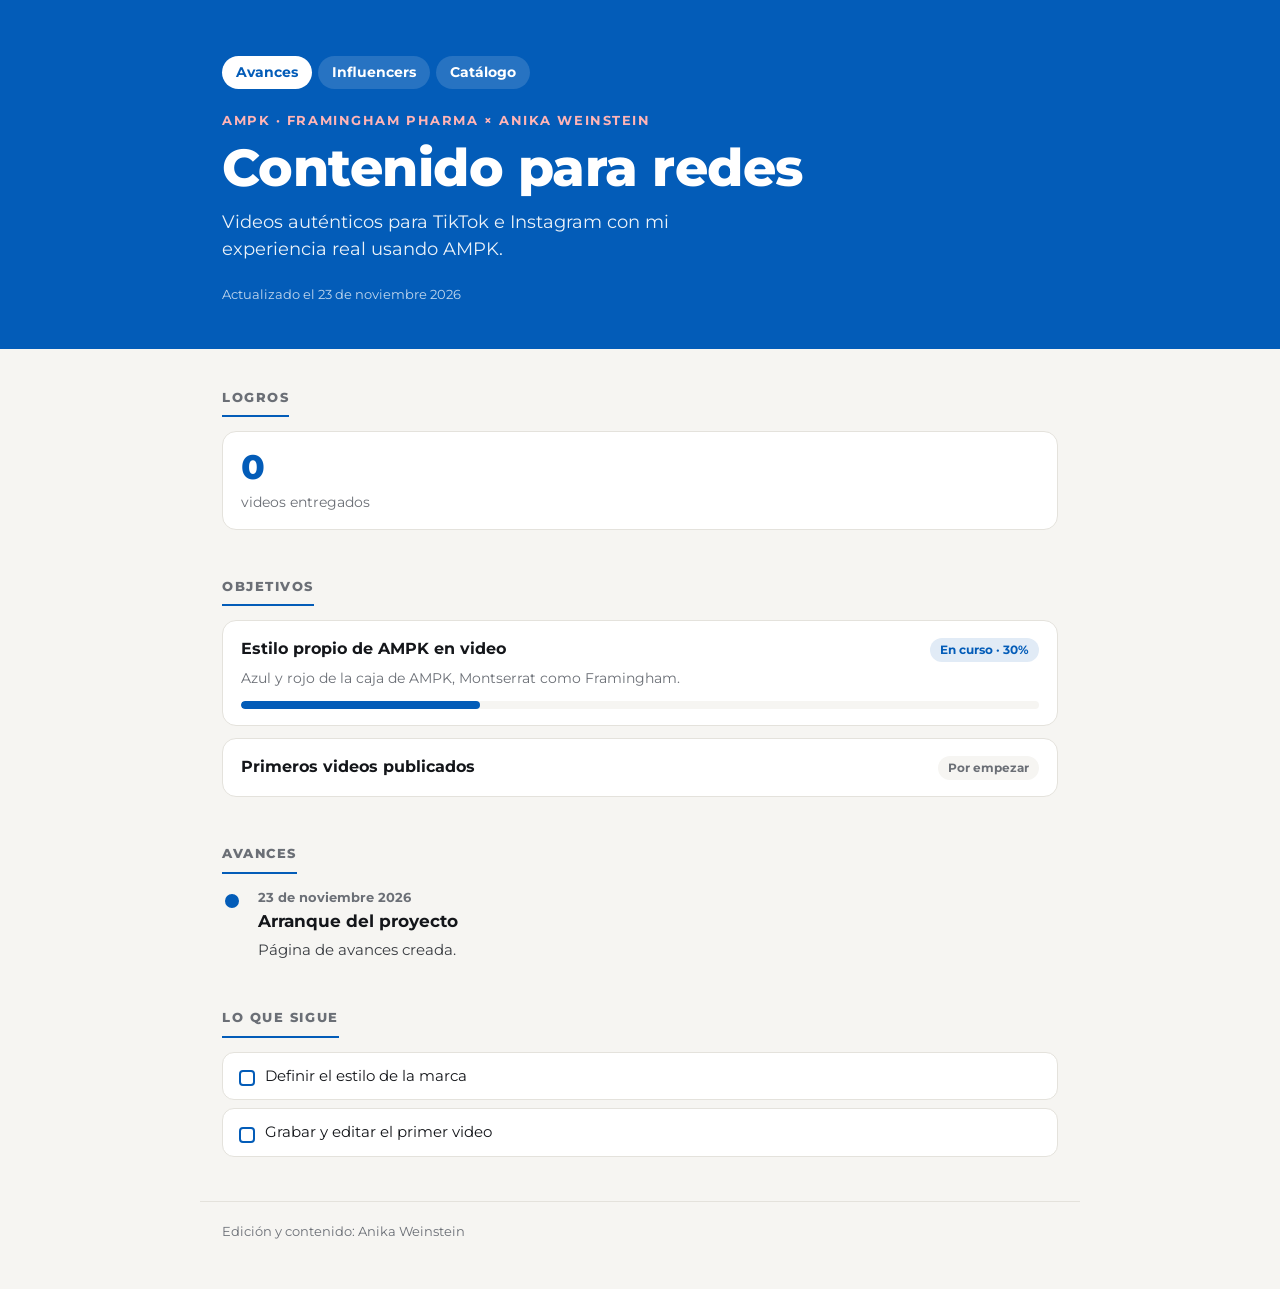
<file: index.html>
<!doctype html>
<html lang="es">
<head>
<meta charset="utf-8">
<meta name="viewport" content="width=device-width, initial-scale=1">
<title>Avances</title>
<link rel="preconnect" href="https://fonts.googleapis.com">
<link rel="preconnect" href="https://fonts.gstatic.com" crossorigin>
<link rel="stylesheet" href="estilo.css">
<link rel="stylesheet" href="crm.css">
<script src="datos.js"></script>
</head>
<body>
<header class="hero">
  <div class="wrap">
    <nav class="hero-nav"><a href="index.html" class="on" aria-current="page">Avances</a><a href="influencers.html">Influencers</a><a href="catalogo.html">Catálogo</a></nav>
    <p class="kicker" id="kicker"></p>
    <h1 id="titulo"></h1>
    <p class="sub" id="sub"></p>
    <p class="meta" id="meta"></p>
  </div>
</header>

<main class="wrap">
  <section id="sec-logros">
    <h2>Logros</h2>
    <div class="stats" id="logros"></div>
  </section>

  <section id="sec-objetivos">
    <h2>Objetivos</h2>
    <div class="goals" id="objetivos"></div>
  </section>

  <section id="sec-avances">
    <h2>Avances</h2>
    <ol class="timeline" id="avances"></ol>
  </section>

  <section id="sec-proximos">
    <h2>Lo que sigue</h2>
    <ul class="next" id="proximos"></ul>
  </section>
</main>

<footer class="wrap foot" id="pie"></footer>

<script src="app.js"></script>
</body>
</html>
</file>
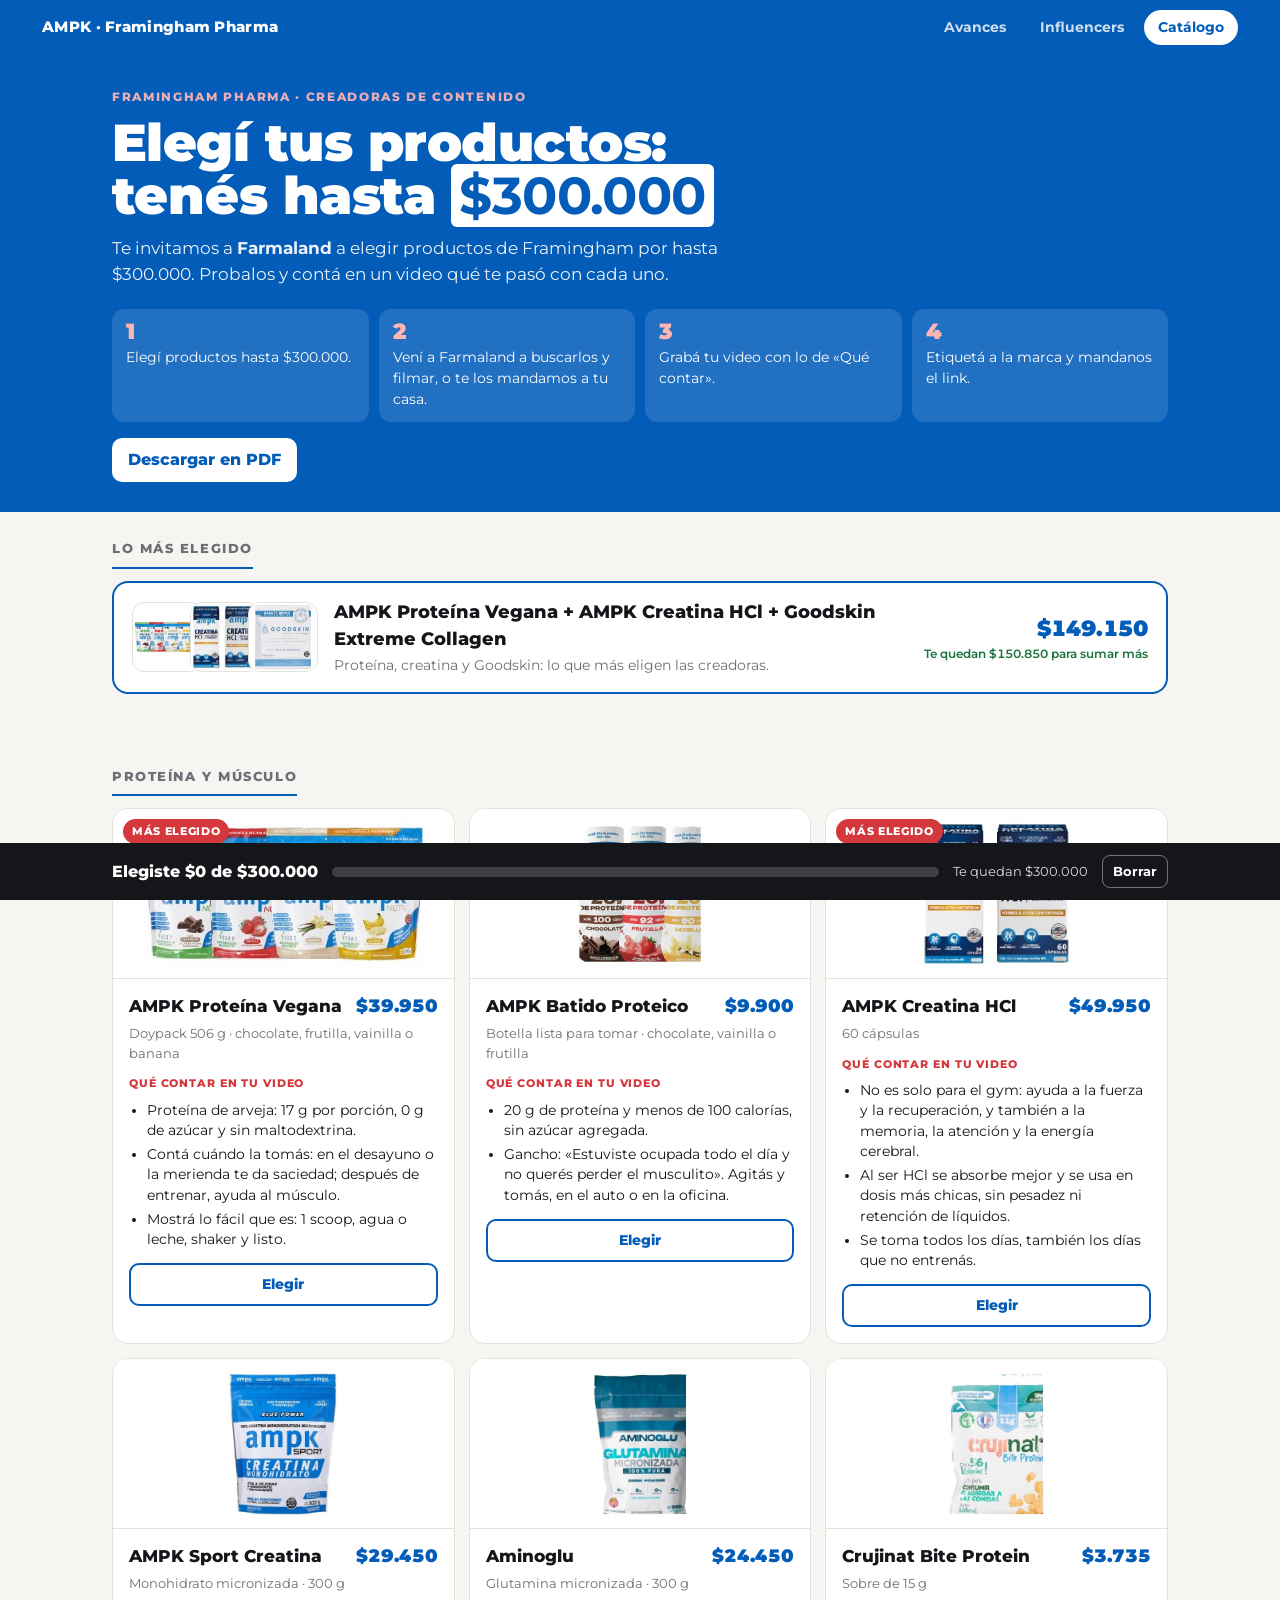
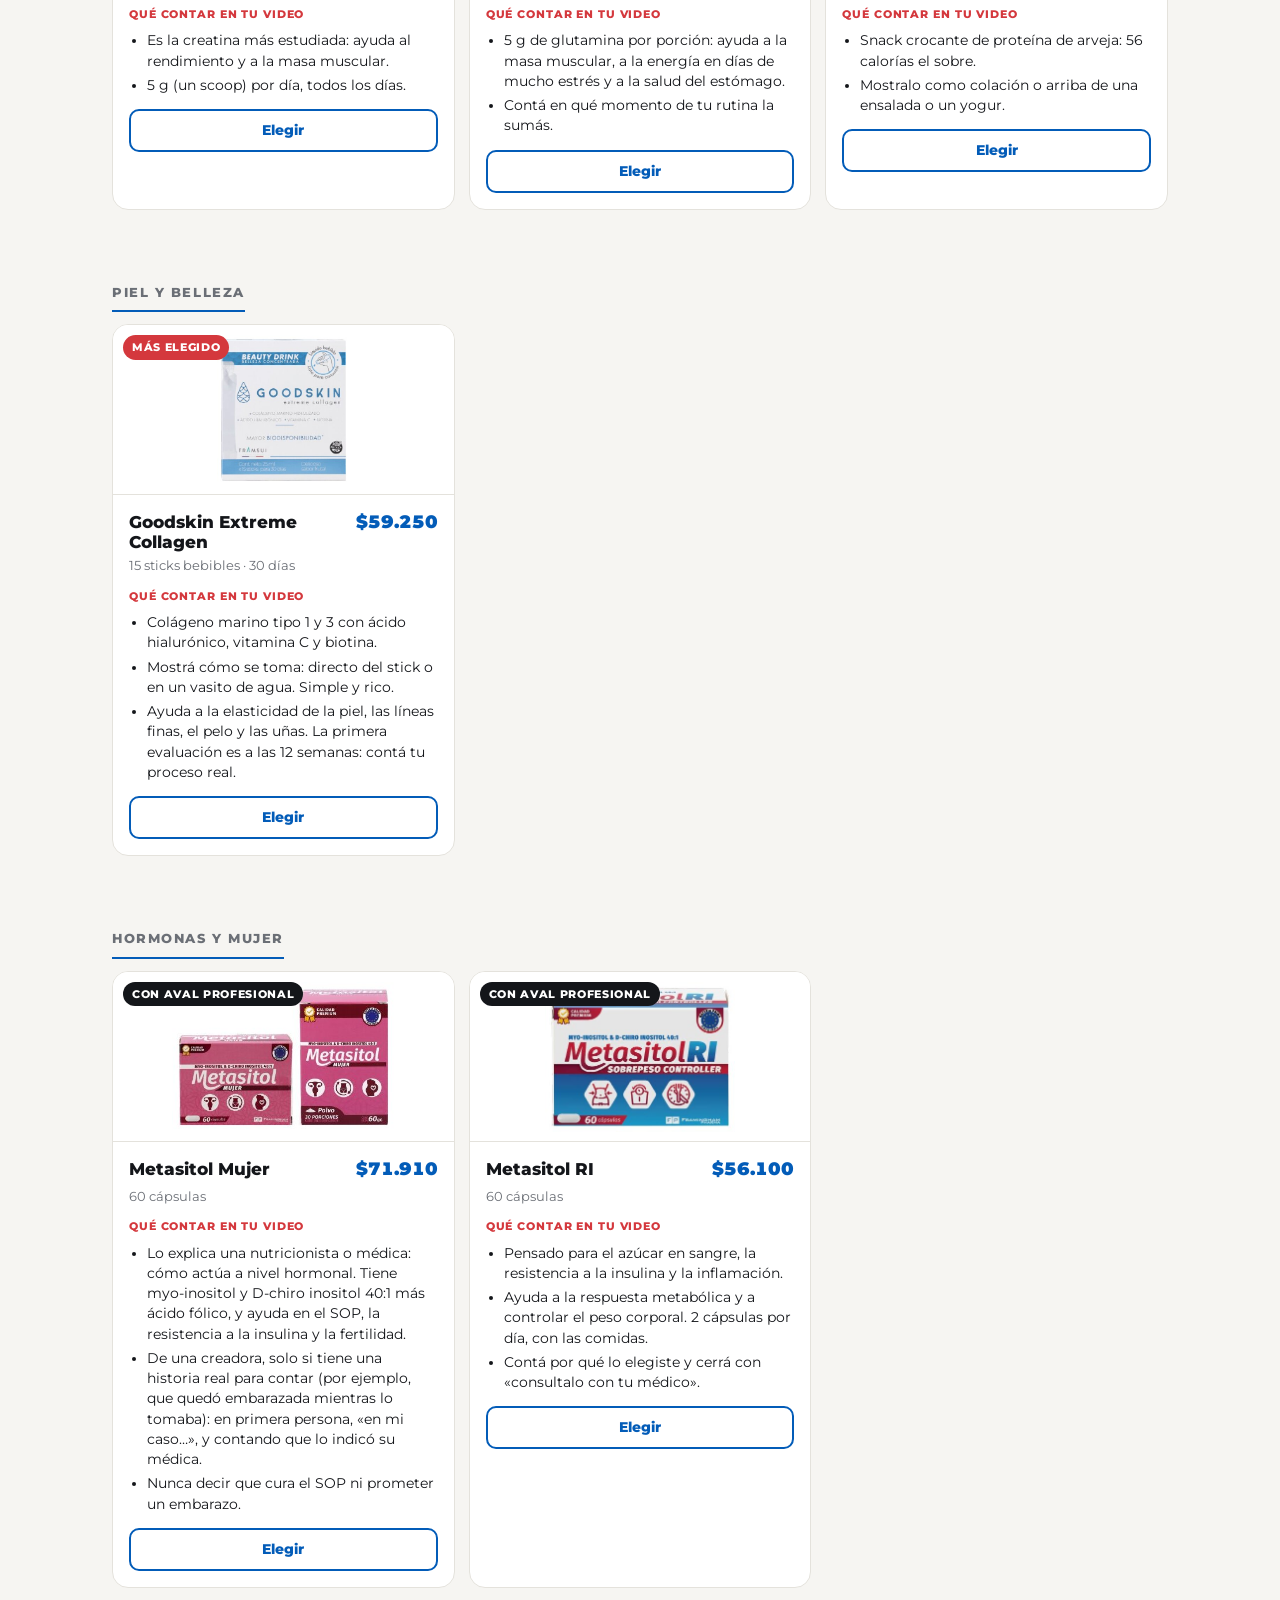
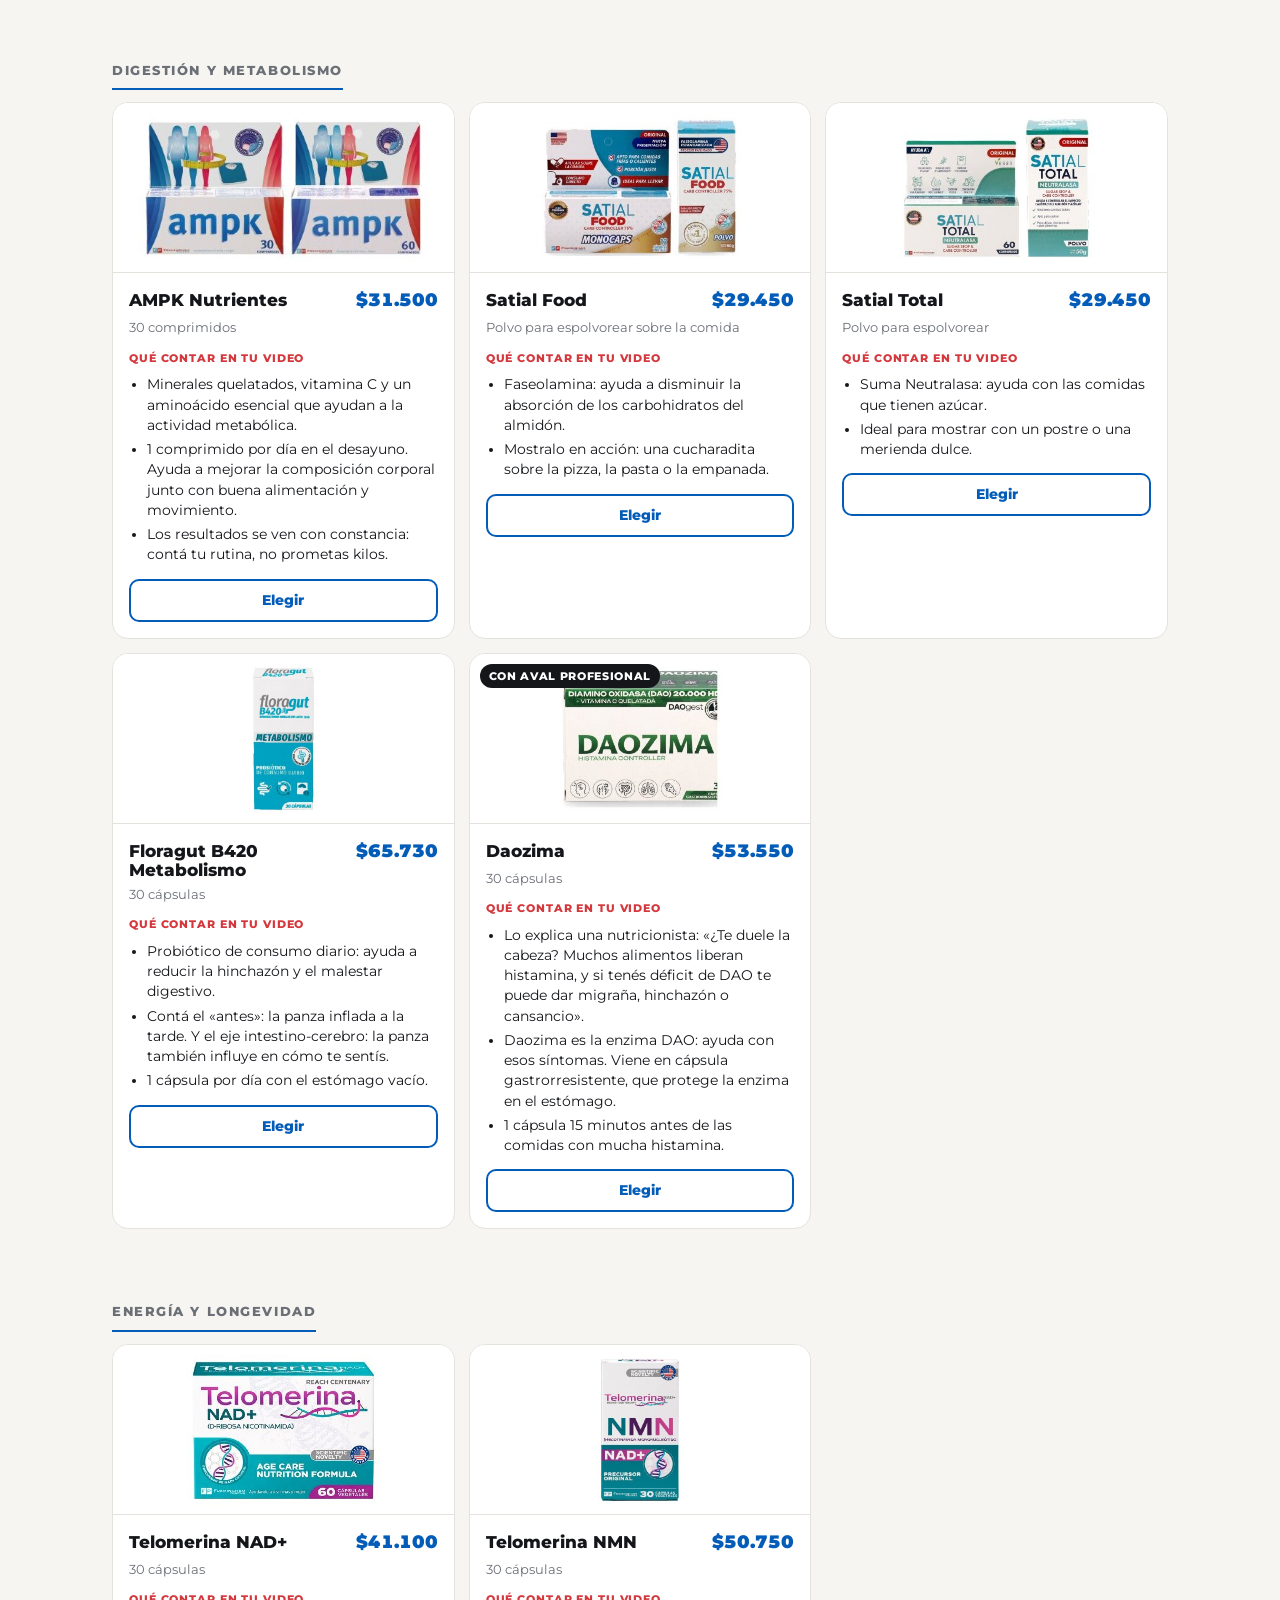
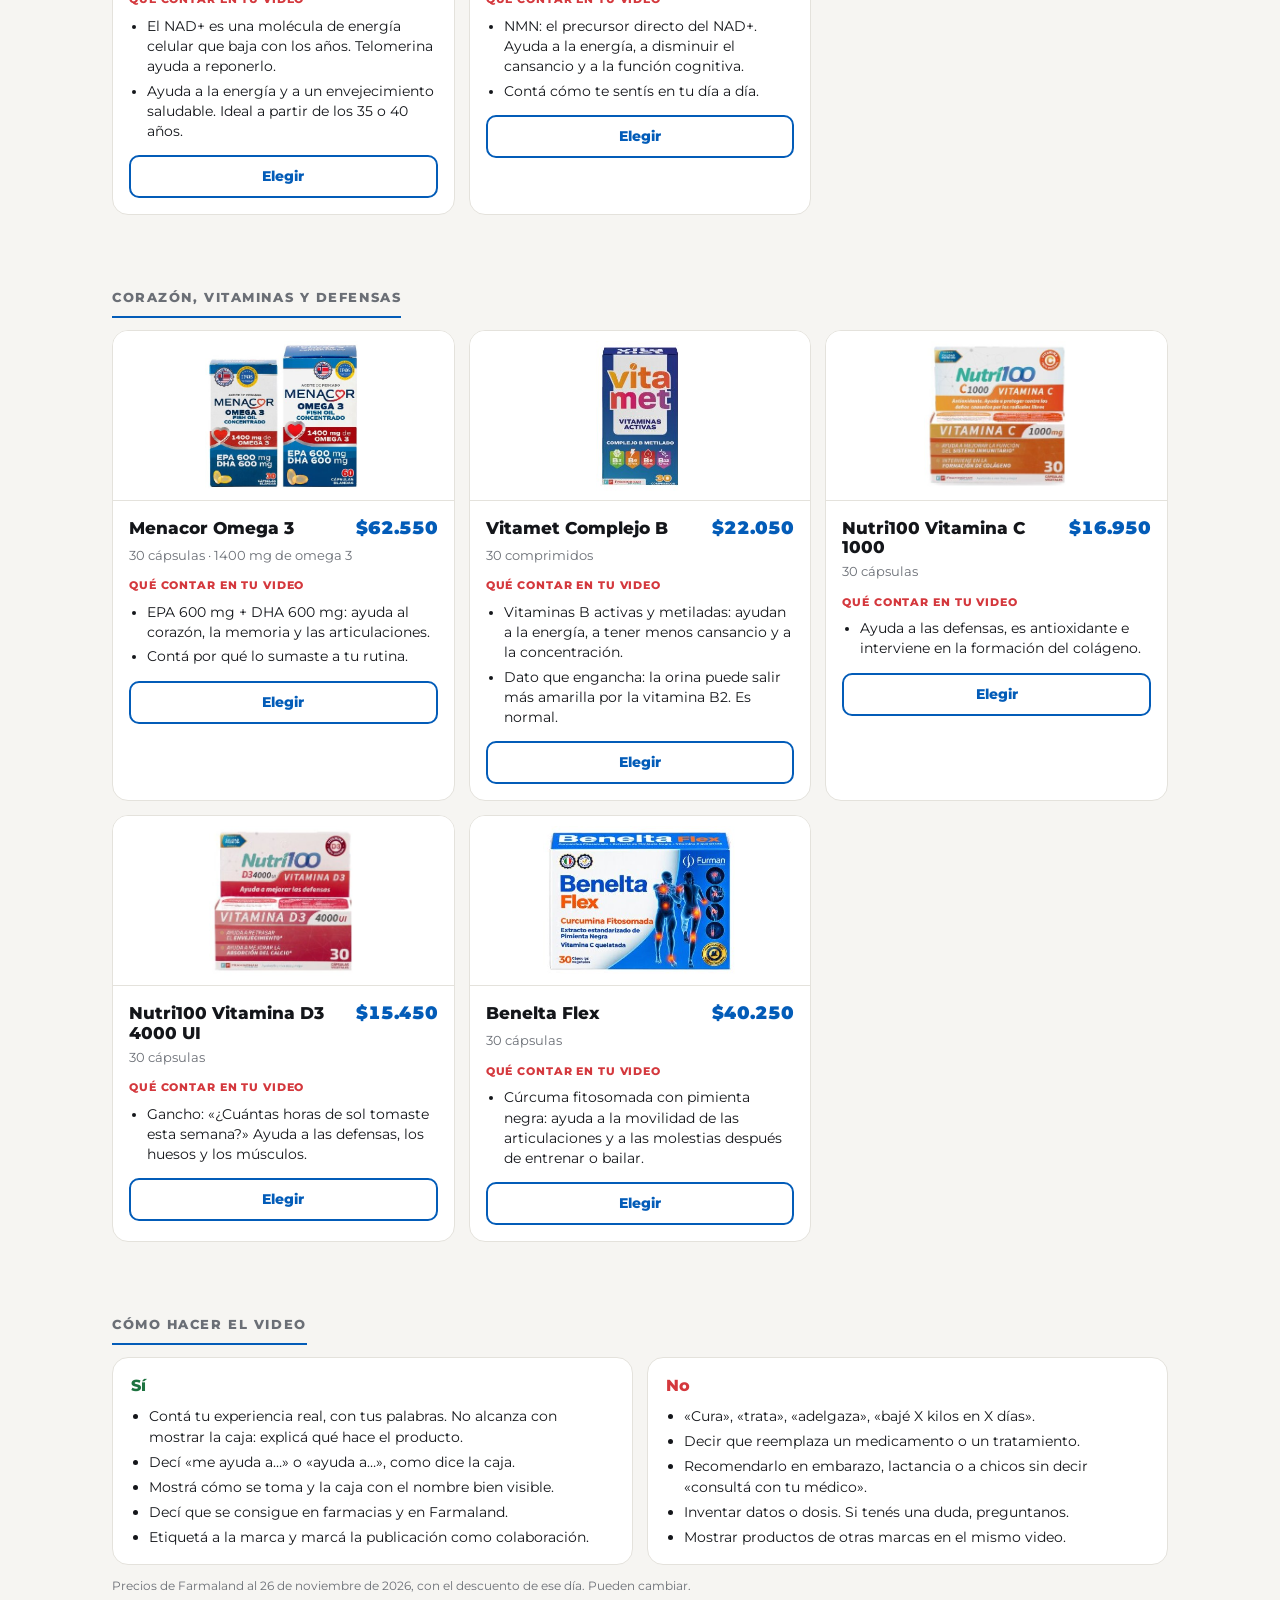
<file: catalogo.html>
<!doctype html>
<html lang="es">
<head>
<meta charset="utf-8">
<meta name="viewport" content="width=device-width, initial-scale=1">
<title>Catálogo para influencers</title>
<link rel="preconnect" href="https://fonts.googleapis.com">
<link rel="preconnect" href="https://fonts.gstatic.com" crossorigin>
<link rel="stylesheet" href="https://fonts.googleapis.com/css2?family=Montserrat:wght@400;500;600;700;800;900&display=swap">
<link rel="stylesheet" href="estilo.css">
<link rel="stylesheet" href="crm.css">
<script src="datos.js"></script>
<script src="catalogo-datos.js"></script>
<style>
  :root { --rojo: #d4383d; --verde: #1d7340; --verde-soft: #dcf3e4; }
  body { font-family: "Montserrat", system-ui, sans-serif; }
  .cat-hero { background: var(--marca); color: #fff; }
  .cat-hero .in { max-width: 1100px; margin: 0 auto; padding: 34px 22px 30px; }
  .cat-hero .eb { font-size: 12px; font-weight: 800; letter-spacing: .14em; text-transform: uppercase; color: #ffb4b6; margin: 0 0 10px; }
  .cat-hero h1 { margin: 0; font-size: clamp(30px, 5.5vw, 52px); font-weight: 900; line-height: 1.02; letter-spacing: -.01em; text-wrap: balance; }
  .cat-hero h1 b { background: #fff; color: var(--marca); padding: 0 .16em; border-radius: 6px; white-space: nowrap; }
  .cat-hero p { margin: 14px 0 0; font-size: 17px; max-width: 60ch; opacity: .92; }
  .steps { display: grid; grid-template-columns: repeat(4, minmax(0, 1fr)); gap: 10px; margin-top: 22px; }
  .step { background: rgba(255,255,255,.12); border-radius: 12px; padding: 12px 14px; font-size: 14px; }
  .step b { display: block; font-size: 22px; font-weight: 900; line-height: 1; margin-bottom: 4px; color: #ffb4b6; }

  .cat { max-width: 1100px; margin: 0 auto; padding: 24px 22px 10px; display: grid; gap: 26px; }
  .sec-t { margin: 0 0 12px; font-size: 13px; font-weight: 800; letter-spacing: .12em; text-transform: uppercase; color: var(--suave); }
  .combo { background: var(--tarjeta); border: 2px solid var(--marca); border-radius: 16px; padding: 16px 18px; display: grid; grid-template-columns: auto 1fr auto; gap: 16px; align-items: center; }
  .combo .ph { display: flex; }
  .combo .ph img { width: 70px; height: 70px; object-fit: contain; background: #fff; border-radius: 12px; border: 1px solid var(--linea); margin-left: -12px; }
  .combo .ph img:first-child { margin-left: 0; }
  .combo h3 { margin: 0; font-size: 18px; font-weight: 800; }
  .combo p { margin: 2px 0 0; color: var(--suave); font-size: 14px; }
  .combo .tot { text-align: right; font-weight: 900; font-size: 22px; color: var(--marca); font-variant-numeric: tabular-nums; }
  .combo .tot small { display: block; font-size: 12px; font-weight: 600; color: var(--verde); }

  .grid { display: grid; grid-template-columns: repeat(auto-fill, minmax(300px, 1fr)); gap: 14px; }
  .p { background: var(--tarjeta); border: 1px solid var(--linea); border-radius: 16px; overflow: hidden; display: flex; flex-direction: column; break-inside: avoid; position: relative; }
  .p.sel { border-color: var(--marca); box-shadow: 0 0 0 2px var(--marca) inset; }
  .p-img { background: #fff; height: 170px; display: grid; place-items: center; padding: 10px; border-bottom: 1px solid var(--linea); }
  .p-img img { max-height: 150px; max-width: 100%; object-fit: contain; }
  .p-body { padding: 14px 16px 16px; display: grid; gap: 8px; flex: 1; align-content: start; }
  .p-top { display: flex; justify-content: space-between; align-items: baseline; gap: 10px; }
  .p-name { font-weight: 800; font-size: 17px; line-height: 1.15; }
  .p-price { font-weight: 900; font-size: 18px; color: var(--marca); white-space: nowrap; font-variant-numeric: tabular-nums; }
  .p-pres { font-size: 13px; color: var(--suave); margin-top: -4px; }
  .p-q { font-size: 11px; font-weight: 800; letter-spacing: .08em; text-transform: uppercase; color: var(--rojo); margin-top: 4px; }
  .p ul { margin: 0; padding-left: 18px; font-size: 13.5px; display: grid; gap: 4px; }
  .fav { position: absolute; top: 10px; left: 10px; background: var(--rojo); color: #fff; font-size: 11px; font-weight: 800; letter-spacing: .06em; text-transform: uppercase; padding: 4px 9px; border-radius: 99px; }
  .fav.pro { background: var(--tinta); }
  .p-cat { display: none; font-size: 8px; font-weight: 800; letter-spacing: .08em; text-transform: uppercase; color: var(--suave); }
  .pick { margin-top: auto; padding-top: 6px; }
  .pick button { width: 100%; font: inherit; font-weight: 800; font-size: 14px; border: 2px solid var(--marca); background: #fff; color: var(--marca); border-radius: 10px; padding: 9px; cursor: pointer; }
  .p.sel .pick button { background: var(--marca); color: #fff; }
  .pick button:focus-visible { outline: 3px solid #ffb4b6; outline-offset: 2px; }

  .reglas { display: grid; grid-template-columns: 1fr 1fr; gap: 14px; }
  .regla { background: var(--tarjeta); border: 1px solid var(--linea); border-radius: 16px; padding: 16px 18px; }
  .regla h3 { margin: 0 0 8px; font-size: 16px; font-weight: 800; }
  .regla ul { margin: 0; padding-left: 18px; font-size: 14px; display: grid; gap: 4px; }
  .regla.si h3 { color: var(--verde); } .regla.no h3 { color: var(--rojo); }
  .nota { font-size: 12px; color: var(--suave); }

  /* Barra de total (solo web) */
  .bar-tot { position: sticky; bottom: 0; z-index: 5; background: var(--tinta); color: #fff; }
  .bar-tot .in { max-width: 1100px; margin: 0 auto; padding: 12px 22px; display: flex; gap: 14px; align-items: center; flex-wrap: wrap; }
  .bar-tot .t { font-weight: 800; font-variant-numeric: tabular-nums; }
  .bar-tot .meter { flex: 1; min-width: 140px; height: 10px; background: rgba(255,255,255,.18); border-radius: 99px; overflow: hidden; }
  .bar-tot .meter i { display: block; height: 100%; background: #5fd08f; border-radius: 99px; transition: width .2s; }
  .bar-tot.over .meter i { background: #ff6a5f; }
  .bar-tot .left { font-size: 13px; opacity: .85; }
  .bar-tot button { font: inherit; font-size: 13px; font-weight: 700; background: none; border: 1px solid rgba(255,255,255,.4); color: #fff; border-radius: 8px; padding: 6px 10px; cursor: pointer; }
  .pdf-link { display: inline-block; margin-top: 16px; background: #fff; color: var(--marca); font-weight: 800; text-decoration: none; padding: 10px 16px; border-radius: 10px; }

  @media (max-width: 760px) { .steps { grid-template-columns: 1fr 1fr; } .reglas { grid-template-columns: 1fr; } .combo { grid-template-columns: 1fr; } .combo .tot { text-align: left; } }

  /* ===== Versión PDF ===== */
  @page { size: A4; margin: 12mm; }
  @media print {
    body { background: #fff; -webkit-print-color-adjust: exact; print-color-adjust: exact; }
    .topnav, .pick, .bar-tot, .pdf-link, .no-print { display: none !important; }
    .cat-hero .in { padding: 22px 18px; }
    .cat { padding: 14px 0 0; gap: 16px; }
    #bloques { display: block !important; }
    .cat-block > .sec-t { display: none; }
    .p-cat { display: block !important; }
    .grid { display: block; font-size: 0; }
    .grid > .p { display: inline-block; vertical-align: top; width: 32.3%; margin: 0 1.5% 8px 0; font-size: 14px; break-inside: avoid; page-break-inside: avoid; }
    .grid > .p:nth-child(3n) { margin-right: 0; }
    .p { border-radius: 10px; }
    .bar-tot { position: static; }
    .sec-t { break-after: avoid; page-break-after: avoid; }
    .cat-hero { break-inside: avoid; }
    .reglas { display: flex; gap: 8px; } .regla { flex: 1; padding: 10px 12px; } .regla ul { font-size: 10px; } .regla h3 { font-size: 13px; }
    .p-img { height: 100px; padding: 6px; } .p-img img { max-height: 88px; }
    .p-body { padding: 8px 10px 10px; gap: 4px; }
    .p-name { font-size: 12.5px; } .p-price { font-size: 13px; } .p-pres { font-size: 10px; }
    .p-q { font-size: 8.5px; margin-top: 2px; }
    .p ul { font-size: 9.5px; gap: 2px; padding-left: 13px; }
    .fav { font-size: 8px; padding: 2px 6px; top: 6px; left: 6px; }
    .cat-block { break-before: auto; }
    .sec-t { margin-bottom: 6px; }
    .reglas { break-inside: avoid; }
  }
</style>
</head>
<body class="crm-body">
<nav class="topnav">
  <div class="topnav-in">
    <span class="topnav-brand" id="nav-marca"></span>
    <a href="index.html">Avances</a>
    <a href="influencers.html">Influencers</a>
    <a href="catalogo.html" class="on" aria-current="page">Catálogo</a>
  </div>
</nav>

<header class="cat-hero">
  <div class="in">
    <p class="eb">Framingham Pharma · creadoras de contenido</p>
    <h1>Elegí tus productos: tenés hasta <b id="tope-h"></b></h1>
    <p>Te invitamos a <b>Farmaland</b> a elegir productos de Framingham por hasta <span id="tope-p"></span>. Probalos y contá en un video qué te pasó con cada uno.</p>
    <div class="steps">
      <div class="step"><b>1</b>Elegí productos hasta <span class="tope-s"></span>.</div>
      <div class="step"><b>2</b>Vení a Farmaland a buscarlos y filmar, o te los mandamos a tu casa.</div>
      <div class="step"><b>3</b>Grabá tu video con lo de «Qué contar».</div>
      <div class="step"><b>4</b>Etiquetá a la marca y mandanos el link.</div>
    </div>
    <a class="pdf-link" href="catalogo.pdf" target="_blank" rel="noopener">Descargar en PDF</a>
  </div>
</header>

<main class="cat">
  <section>
    <h2 class="sec-t">Lo más elegido</h2>
    <div class="combo" id="combo"></div>
  </section>
  <div id="bloques" style="display:grid;gap:26px"></div>
  <section>
    <h2 class="sec-t">Cómo hacer el video</h2>
    <div class="reglas">
      <div class="regla si"><h3>Sí</h3><ul>
        <li>Contá tu experiencia real, con tus palabras. No alcanza con mostrar la caja: explicá qué hace el producto.</li>
        <li>Decí «me ayuda a…» o «ayuda a…», como dice la caja.</li>
        <li>Mostrá cómo se toma y la caja con el nombre bien visible.</li>
        <li>Decí que se consigue en farmacias y en Farmaland.</li>
        <li>Etiquetá a la marca y marcá la publicación como colaboración.</li>
      </ul></div>
      <div class="regla no"><h3>No</h3><ul>
        <li>«Cura», «trata», «adelgaza», «bajé X kilos en X días».</li>
        <li>Decir que reemplaza un medicamento o un tratamiento.</li>
        <li>Recomendarlo en embarazo, lactancia o a chicos sin decir «consultá con tu médico».</li>
        <li>Inventar datos o dosis. Si tenés una duda, preguntanos.</li>
        <li>Mostrar productos de otras marcas en el mismo video.</li>
      </ul></div>
    </div>
    <p class="nota" id="nota"></p>
  </section>
</main>

<div class="bar-tot" id="bar" role="status" aria-live="polite">
  <div class="in">
    <span class="t" id="bar-t"></span>
    <div class="meter"><i id="bar-m"></i></div>
    <span class="left" id="bar-l"></span>
    <button id="bar-reset" type="button">Borrar</button>
  </div>
</div>

<script>
(function () {
  var D = window.DATOS || {}, C = window.CATALOGO;
  var $ = function (id) { return document.getElementById(id); };
  var esc = function (s) { return String(s).replace(/[&<>"]/g, function (c) { return { "&": "&amp;", "<": "&lt;", ">": "&gt;", '"': "&quot;" }[c]; }); };
  var plata = function (n) { return "$" + Math.round(n).toLocaleString("es-AR"); };
  if (D.colores && D.colores.marca) document.documentElement.style.setProperty("--marca", D.colores.marca);
  $("nav-marca").textContent = D.cliente || "";
  $("tope-h").textContent = plata(C.tope); $("tope-p").textContent = plata(C.tope);
  [].forEach.call(document.querySelectorAll(".tope-s"), function (e) { e.textContent = plata(C.tope); });
  $("nota").textContent = "Precios de " + C.lugar + " al " + C.preciosAl + ", con el descuento de ese día. Pueden cambiar.";

  var P = {}; C.productos.forEach(function (p) { P[p.id] = p; });
  var foto = function (id) { return "catalogo/fotos/" + id + ".jpg"; };

  // Combo más elegido
  var fav = C.masElegidos.map(function (id) { return P[id]; }).filter(Boolean);
  var ft = fav.reduce(function (s, p) { return s + p.precio; }, 0);
  $("combo").innerHTML = '<div class="ph">' + fav.map(function (p) { return '<img src="' + foto(p.id) + '" alt="' + esc(p.nombre) + '">'; }).join("") +
    '</div><div><h3>' + fav.map(function (p) { return esc(p.nombre); }).join(" + ") + '</h3><p>Proteína, creatina y Goodskin: lo que más eligen las creadoras.</p></div>' +
    '<div class="tot">' + plata(ft) + '<small>Te quedan ' + plata(C.tope - ft) + ' para sumar más</small></div>';

  // Productos por categoría
  var elegidos = {};
  try { elegidos = JSON.parse(localStorage.getItem("cat-elegidos")) || {}; } catch (e) {}
  $("bloques").innerHTML = C.categorias.map(function (cat) {
    var L = C.productos.filter(function (p) { return p.cat === cat; });
    if (!L.length) return "";
    return '<section class="cat-block"><h2 class="sec-t">' + esc(cat) + '</h2><div class="grid">' + L.map(function (p) {
      return '<article class="p' + (elegidos[p.id] ? " sel" : "") + '" data-id="' + p.id + '">' +
        (C.masElegidos.indexOf(p.id) >= 0 ? '<span class="fav">Más elegido</span>' : "") +
        (p.profesional ? '<span class="fav pro">Con aval profesional</span>' : "") +
        '<div class="p-img"><img src="' + foto(p.id) + '" alt="' + esc(p.nombre) + '" loading="lazy"></div>' +
        '<div class="p-body"><span class="p-cat">' + esc(p.cat) + '</span><div class="p-top"><span class="p-name">' + esc(p.nombre) + '</span><span class="p-price">' + plata(p.precio) + '</span></div>' +
        '<div class="p-pres">' + esc(p.presentacion) + '</div>' +
        '<div class="p-q">Qué contar en tu video</div><ul>' + p.contar.map(function (c) { return "<li>" + esc(c) + "</li>"; }).join("") + "</ul>" +
        '<div class="pick"><button type="button" aria-pressed="' + (elegidos[p.id] ? "true" : "false") + '">' + (elegidos[p.id] ? "Elegido ✓" : "Elegir") + "</button></div></div></article>";
    }).join("") + "</div></section>";
  }).join("");

  function total() {
    var t = 0; for (var id in elegidos) if (elegidos[id] && P[id]) t += P[id].precio;
    var over = t > C.tope;
    $("bar").classList.toggle("over", over);
    $("bar-t").textContent = "Elegiste " + plata(t) + " de " + plata(C.tope);
    $("bar-m").style.width = Math.min(100, t * 100 / C.tope) + "%";
    $("bar-l").textContent = over ? "Te pasaste " + plata(t - C.tope) : "Te quedan " + plata(C.tope - t);
    try { localStorage.setItem("cat-elegidos", JSON.stringify(elegidos)); } catch (e) {}
  }
  $("bloques").addEventListener("click", function (e) {
    var b = e.target.closest(".pick button"); if (!b) return;
    var card = b.closest(".p"), id = card.getAttribute("data-id");
    elegidos[id] = !elegidos[id];
    card.classList.toggle("sel", !!elegidos[id]);
    b.textContent = elegidos[id] ? "Elegido ✓" : "Elegir";
    b.setAttribute("aria-pressed", elegidos[id] ? "true" : "false");
    total();
  });
  $("bar-reset").addEventListener("click", function () {
    elegidos = {};
    [].forEach.call(document.querySelectorAll(".p"), function (c) { c.classList.remove("sel"); var b = c.querySelector(".pick button"); b.textContent = "Elegir"; b.setAttribute("aria-pressed", "false"); });
    total();
  });
  total();
})();
</script>
</body>
</html>
</file>
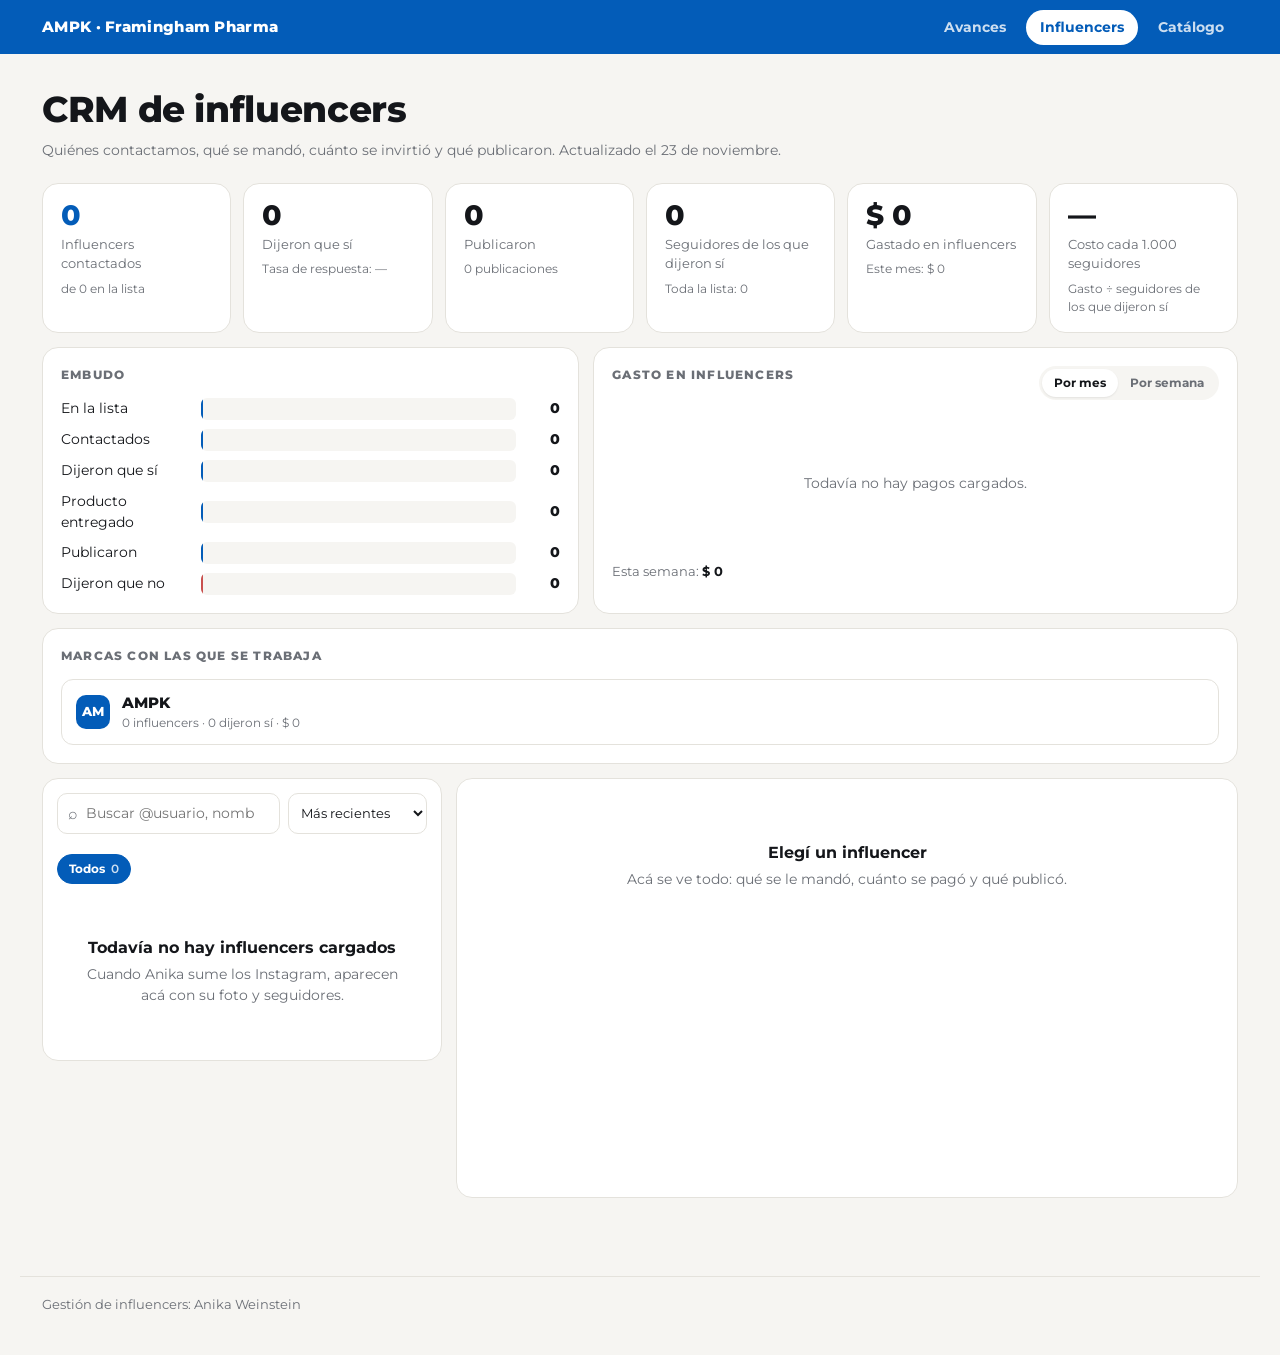
<file: influencers.html>
<!doctype html>
<html lang="es">
<head>
<meta charset="utf-8">
<meta name="viewport" content="width=device-width, initial-scale=1">
<title>Influencers</title>
<link rel="preconnect" href="https://fonts.googleapis.com">
<link rel="preconnect" href="https://fonts.gstatic.com" crossorigin>
<link rel="stylesheet" href="estilo.css">
<link rel="stylesheet" href="crm.css">
<script src="datos.js"></script>
</head>
<body class="crm-body">
<nav class="topnav">
  <div class="topnav-in">
    <span class="topnav-brand" id="nav-marca"></span>
    <a href="index.html">Avances</a>
    <a href="influencers.html" class="on" aria-current="page">Influencers</a>
    <a href="catalogo.html">Catálogo</a>
  </div>
</nav>

<main class="crm">
  <header class="crm-head">
    <div>
      <h1>CRM de influencers</h1>
      <p class="crm-sub" id="crm-sub"></p>
    </div>
  </header>

  <section class="kpis" id="kpis" aria-label="Resumen"></section>

  <section class="funnel-wrap">
    <div class="card funnel-card">
      <h3>Embudo</h3>
      <div class="funnel" id="funnel"></div>
    </div>
    <div class="card spend-card">
      <div class="spend-top">
        <h3>Gasto en influencers</h3>
        <div class="seg" id="spend-seg" role="tablist">
          <button data-v="mes" class="on">Por mes</button>
          <button data-v="semana">Por semana</button>
        </div>
      </div>
      <div class="spend" id="spend"></div>
      <div class="spend-split" id="spend-split"></div>
    </div>
  </section>

  <section class="card marcas-card" id="sec-marcas">
    <h3>Marcas con las que se trabaja</h3>
    <div class="marcas" id="marcas"></div>
  </section>

  <section class="crm-main">
    <div class="list-col card">
      <div class="list-tools">
        <label class="search"><span aria-hidden="true">⌕</span>
          <input id="q" type="search" placeholder="Buscar @usuario, nombre, ciudad…" autocomplete="off">
        </label>
        <select id="orden" aria-label="Ordenar">
          <option value="reciente">Más recientes</option>
          <option value="seguidores">Más seguidores</option>
          <option value="gasto">Más gasto</option>
        </select>
      </div>
      <div class="chips" id="chips-marca"></div>
      <div class="chips" id="chips-estado"></div>
      <ul class="ilist" id="ilist"></ul>
    </div>
    <aside class="detail card" id="detail" aria-live="polite"></aside>
  </section>
</main>

<footer class="crm-foot" id="pie"></footer>
<script src="crm.js"></script>
</body>
</html>
</file>
<file: estilo.css>
:root {
  --marca: #333;
  --acento: #999;
  --tinta: #14161a;
  --fondo: #f6f5f2;
  --tarjeta: #ffffff;
  --suave: #6b6f76;
  --linea: #e4e2dc;
  --fuente: system-ui, sans-serif;
}
* { box-sizing: border-box; }
html { -webkit-text-size-adjust: 100%; }
body {
  margin: 0;
  font-family: var(--fuente);
  color: var(--tinta);
  background: var(--fondo);
  line-height: 1.5;
}
.wrap { max-width: 880px; margin: 0 auto; padding: 0 22px; }

/* Encabezado */
.hero {
  background: var(--marca);
  color: #fff;
  padding: 56px 0 44px;
  margin-bottom: 36px;
}
.kicker {
  margin: 0 0 10px;
  font-size: 13px;
  font-weight: 700;
  letter-spacing: .12em;
  text-transform: uppercase;
  color: var(--acento);
}
.hero h1 {
  margin: 0;
  font-size: clamp(32px, 6vw, 52px);
  line-height: 1.05;
  font-weight: 800;
  letter-spacing: -.01em;
}
.sub { margin: 14px 0 0; font-size: 18px; max-width: 46ch; opacity: .92; }
.meta { margin: 22px 0 0; font-size: 13px; opacity: .75; }

/* Secciones */
section { margin-bottom: 44px; }
h2 {
  font-size: 13px;
  font-weight: 800;
  letter-spacing: .12em;
  text-transform: uppercase;
  color: var(--suave);
  margin: 0 0 14px;
  padding-bottom: 8px;
  border-bottom: 2px solid var(--marca);
  display: inline-block;
}

/* Logros (números) */
.stats {
  display: grid;
  grid-template-columns: repeat(auto-fit, minmax(170px, 1fr));
  gap: 12px;
}
.stat {
  background: var(--tarjeta);
  border: 1px solid var(--linea);
  border-radius: 14px;
  padding: 18px 18px 16px;
}
.stat .num {
  font-size: 34px;
  font-weight: 800;
  line-height: 1.05;
  color: var(--marca);
  font-variant-numeric: tabular-nums;
}
.stat .lbl { margin-top: 6px; font-size: 14px; color: var(--suave); }

/* Objetivos */
.goals { display: grid; gap: 12px; }
.goal {
  background: var(--tarjeta);
  border: 1px solid var(--linea);
  border-radius: 14px;
  padding: 16px 18px;
}
.goal-top { display: flex; justify-content: space-between; align-items: baseline; gap: 12px; }
.goal-name { font-weight: 700; font-size: 16px; }
.badge {
  flex-shrink: 0;
  font-size: 12px;
  font-weight: 700;
  padding: 3px 10px;
  border-radius: 99px;
  background: var(--fondo);
  color: var(--suave);
  white-space: nowrap;
}
.badge.hecho { background: var(--marca); color: #fff; }
.badge.curso { background: color-mix(in srgb, var(--marca) 12%, #fff); color: var(--marca); }
.goal-desc { margin: 6px 0 0; font-size: 14px; color: var(--suave); }
.bar { margin-top: 12px; height: 8px; background: var(--fondo); border-radius: 99px; overflow: hidden; }
.bar > span { display: block; height: 100%; background: var(--marca); border-radius: 99px; }

/* Avances (línea de tiempo) */
.timeline { list-style: none; margin: 0; padding: 0; }
.timeline li {
  position: relative;
  padding: 0 0 26px 28px;
  border-left: 2px solid var(--linea);
  margin-left: 6px;
}
.timeline li:last-child { border-left-color: transparent; padding-bottom: 0; }
.timeline li::before {
  content: "";
  position: absolute;
  left: -8px; top: 3px;
  width: 14px; height: 14px;
  border-radius: 50%;
  background: var(--marca);
  border: 3px solid var(--fondo);
}
.t-date { font-size: 13px; font-weight: 700; color: var(--suave); }
.t-title { font-size: 17px; font-weight: 700; margin: 2px 0 4px; }
.t-text { margin: 0; font-size: 15px; color: #3a3d42; }
.t-link {
  display: inline-block;
  margin-top: 8px;
  font-size: 14px;
  font-weight: 700;
  color: var(--marca);
  text-decoration: none;
  border-bottom: 2px solid color-mix(in srgb, var(--marca) 35%, transparent);
}
.t-link:hover { border-bottom-color: var(--marca); }

/* Lo que sigue */
.next { list-style: none; margin: 0; padding: 0; display: grid; gap: 8px; }
.next li {
  background: var(--tarjeta);
  border: 1px solid var(--linea);
  border-radius: 12px;
  padding: 12px 16px 12px 42px;
  position: relative;
  font-size: 15px;
}
.next li::before {
  content: "";
  position: absolute;
  left: 16px; top: 50%;
  width: 12px; height: 12px;
  margin-top: -6px;
  border: 2px solid var(--marca);
  border-radius: 4px;
}

.foot { padding: 20px 22px 48px; font-size: 13px; color: var(--suave); border-top: 1px solid var(--linea); }
.foot a { color: inherit; }

@media (max-width: 520px) {
  .hero { padding: 40px 0 32px; }
  .stat .num { font-size: 28px; }
}
</file>
<file: crm.css>
/* ===== CRM de influencers ===== */
.crm-body { background: var(--fondo); }

/* Barra de navegación (compartida con Avances) */
.topnav { background: var(--marca); color: #fff; }
.topnav-in {
  max-width: 1240px; margin: 0 auto; padding: 0 22px;
  display: flex; align-items: center; gap: 6px; min-height: 54px; flex-wrap: wrap;
}
.topnav-brand { font-weight: 800; letter-spacing: .02em; margin-right: auto; font-size: 15px; }
.topnav a {
  color: #fff; text-decoration: none; font-size: 14px; font-weight: 700;
  padding: 7px 14px; border-radius: 99px; opacity: .8;
}
.topnav a:hover { opacity: 1; background: rgba(255,255,255,.12); }
.topnav a.on { opacity: 1; background: #fff; color: var(--marca); }

.crm { max-width: 1240px; margin: 0 auto; padding: 28px 22px 10px; }
.crm-head h1 { margin: 0; font-size: clamp(26px, 4vw, 36px); font-weight: 800; letter-spacing: -.01em; }
.crm-sub { margin: 4px 0 0; color: var(--suave); font-size: 14px; }

.card {
  background: var(--tarjeta); border: 1px solid var(--linea); border-radius: 16px; padding: 18px;
}
.card h3 {
  margin: 0 0 14px; font-size: 12px; font-weight: 800; letter-spacing: .1em;
  text-transform: uppercase; color: var(--suave);
}

/* KPIs */
.kpis {
  display: grid; gap: 12px; margin: 22px 0 14px;
  grid-template-columns: repeat(auto-fit, minmax(150px, 1fr));
}
.kpi { background: var(--tarjeta); border: 1px solid var(--linea); border-radius: 16px; padding: 16px 18px; }
.kpi .k-num { font-size: 28px; font-weight: 800; line-height: 1.1; font-variant-numeric: tabular-nums; }
.kpi .k-lbl { font-size: 13px; color: var(--suave); margin-top: 4px; }
.kpi .k-sub { font-size: 12px; color: var(--suave); margin-top: 6px; }
.kpi.main .k-num { color: var(--marca); }

/* Embudo + gasto */
.funnel-wrap { display: grid; grid-template-columns: 1fr 1.2fr; gap: 14px; margin-bottom: 14px; }
.funnel { display: grid; gap: 9px; }
.f-row { display: grid; grid-template-columns: 130px 1fr 34px; align-items: center; gap: 10px; font-size: 14px; }
.f-bar { height: 22px; background: var(--fondo); border-radius: 6px; overflow: hidden; }
.f-bar span { display: block; height: 100%; border-radius: 6px; background: var(--marca); min-width: 2px; }
.f-num { text-align: right; font-weight: 800; font-variant-numeric: tabular-nums; }

.spend-top { display: flex; justify-content: space-between; align-items: flex-start; gap: 10px; flex-wrap: wrap; }
.seg { display: inline-flex; background: var(--fondo); border-radius: 99px; padding: 3px; }
.seg button {
  border: 0; background: none; font: inherit; font-size: 12px; font-weight: 700; color: var(--suave);
  padding: 5px 12px; border-radius: 99px; cursor: pointer;
}
.seg button.on { background: var(--tarjeta); color: var(--tinta); box-shadow: 0 1px 2px rgba(0,0,0,.08); }
.spend { display: flex; align-items: flex-end; gap: 8px; height: 150px; padding-top: 18px; overflow-x: auto; }
.s-col { flex: 1 0 44px; display: flex; flex-direction: column; align-items: center; justify-content: flex-end; height: 100%; gap: 6px; }
.s-val { font-size: 11px; font-weight: 700; color: var(--suave); white-space: nowrap; font-variant-numeric: tabular-nums; }
.s-bar { width: 100%; max-width: 46px; background: var(--marca); border-radius: 6px 6px 2px 2px; min-height: 2px; }
.s-bar.cur { background: var(--acento-fuerte, var(--marca)); outline: 2px solid color-mix(in srgb, var(--marca) 30%, transparent); outline-offset: 2px; }
.s-lbl { font-size: 11px; color: var(--suave); white-space: nowrap; }
.spend-split { display: flex; gap: 16px; flex-wrap: wrap; margin-top: 12px; font-size: 13px; color: var(--suave); }
.spend-split b { color: var(--tinta); }
.empty-mini { color: var(--suave); font-size: 14px; align-self: center; margin: auto; }

/* Marcas */
.marcas-card { margin-bottom: 14px; }
.marcas { display: grid; gap: 10px; grid-template-columns: repeat(auto-fit, minmax(220px, 1fr)); }
.marca { border: 1px solid var(--linea); border-radius: 12px; padding: 12px 14px; display: flex; gap: 12px; align-items: center; }
.marca-dot { width: 34px; height: 34px; border-radius: 10px; flex-shrink: 0; display: grid; place-items: center; color: #fff; font-weight: 800; font-size: 13px; }
.marca-name { font-weight: 800; font-size: 15px; }
.marca-meta { font-size: 12px; color: var(--suave); }

/* Lista + detalle */
.crm-main { display: grid; grid-template-columns: 400px 1fr; gap: 14px; align-items: start; }
.list-col { padding: 14px; }
.list-tools { display: flex; gap: 8px; }
.search {
  flex: 1; display: flex; align-items: center; gap: 8px; border: 1px solid var(--linea);
  border-radius: 10px; padding: 0 10px; background: var(--tarjeta); color: var(--suave);
}
.search input { border: 0; outline: 0; font: inherit; font-size: 14px; padding: 9px 0; width: 100%; background: none; color: var(--tinta); }
.search:focus-within { border-color: var(--marca); }
#orden { border: 1px solid var(--linea); border-radius: 10px; font: inherit; font-size: 13px; padding: 0 8px; background: var(--tarjeta); color: var(--tinta); }
.chips { display: flex; gap: 6px; flex-wrap: wrap; margin-top: 10px; }
.chip {
  border: 1px solid var(--linea); background: var(--tarjeta); border-radius: 99px; font: inherit;
  font-size: 12px; font-weight: 700; padding: 5px 11px; cursor: pointer; color: var(--tinta);
  display: inline-flex; align-items: center; gap: 6px;
}
.chip .c-n { color: var(--suave); font-weight: 600; }
.chip.on { background: var(--marca); border-color: var(--marca); color: #fff; }
.chip.on .c-n { color: rgba(255,255,255,.8); }
.chip i { width: 8px; height: 8px; border-radius: 50%; display: inline-block; }

.ilist { list-style: none; margin: 12px 0 0; padding: 0; display: grid; gap: 6px; max-height: 760px; overflow-y: auto; }
.irow {
  display: grid; grid-template-columns: 44px 1fr auto; gap: 12px; align-items: center;
  padding: 10px; border-radius: 12px; cursor: pointer; border: 1px solid transparent;
}
.irow:hover { background: var(--fondo); }
.irow.on { background: color-mix(in srgb, var(--marca) 8%, #fff); border-color: color-mix(in srgb, var(--marca) 30%, #fff); }
.irow:focus-visible { outline: 2px solid var(--marca); outline-offset: 1px; }
.i-name { font-weight: 700; font-size: 14px; overflow: hidden; text-overflow: ellipsis; white-space: nowrap; }
.i-meta { font-size: 12px; color: var(--suave); display: flex; gap: 6px; align-items: center; flex-wrap: wrap; }
.i-meta i { width: 7px; height: 7px; border-radius: 50%; display: inline-block; }
.empty { text-align: center; padding: 40px 16px; color: var(--suave); font-size: 14px; }
.empty b { display: block; color: var(--tinta); font-size: 16px; margin-bottom: 4px; }

/* Foto / avatar */
.av {
  width: 44px; height: 44px; border-radius: 50%; overflow: hidden; flex-shrink: 0;
  display: grid; place-items: center; color: #fff; font-weight: 800; font-size: 15px;
  background: var(--marca); position: relative;
}
.av img { width: 100%; height: 100%; object-fit: cover; position: absolute; inset: 0; }
.av.big { width: 84px; height: 84px; font-size: 28px; }

/* Estados */
.st { font-size: 11px; font-weight: 800; padding: 3px 9px; border-radius: 99px; white-space: nowrap; }
.st-por-contactar { background: #eceae4; color: #5b5f66; }
.st-contactado { background: #e3ecfa; color: #1f4f9a; }
.st-acepto { background: #fff1d6; color: #8a5a00; }
.st-entregado { background: #efe4fb; color: #6b3aa8; }
.st-publico { background: #dcf3e4; color: #1d7340; }
.st-no { background: #fbe3e3; color: #a1302f; }

/* Detalle */
.detail { padding: 22px; min-height: 420px; position: sticky; top: 14px; }
.d-head { display: flex; gap: 16px; align-items: center; flex-wrap: wrap; }
.d-name { font-size: 22px; font-weight: 800; margin: 0; display: flex; align-items: center; gap: 10px; flex-wrap: wrap; }
.d-user { color: var(--marca); font-weight: 700; text-decoration: none; font-size: 15px; }
.d-user:hover { text-decoration: underline; }
.d-line { display: flex; gap: 14px; flex-wrap: wrap; font-size: 13px; color: var(--suave); margin-top: 6px; }
.d-grid { display: grid; grid-template-columns: repeat(auto-fit, minmax(150px, 1fr)); gap: 10px; margin-top: 20px; }
.d-box { background: var(--fondo); border-radius: 12px; padding: 12px 14px; }
.d-box .l { font-size: 11px; font-weight: 800; letter-spacing: .08em; text-transform: uppercase; color: var(--suave); }
.d-box .v { font-size: 16px; font-weight: 800; margin-top: 4px; }
.d-box .v small { font-weight: 600; color: var(--suave); font-size: 12px; }
.d-sec { margin-top: 22px; }
.d-sec h4 { margin: 0 0 10px; font-size: 12px; font-weight: 800; letter-spacing: .1em; text-transform: uppercase; color: var(--suave); }
.tags { display: flex; gap: 6px; flex-wrap: wrap; }
.tag { background: var(--fondo); border: 1px solid var(--linea); border-radius: 8px; padding: 4px 10px; font-size: 13px; font-weight: 600; }
.tline { list-style: none; margin: 0; padding: 0; }
.tline li { display: grid; grid-template-columns: 96px 1fr auto; gap: 10px; padding: 9px 0; border-bottom: 1px solid var(--linea); font-size: 14px; align-items: baseline; }
.tline li:last-child { border-bottom: 0; }
.tline .f { color: var(--suave); font-size: 13px; }
.tline .m { font-weight: 800; font-variant-numeric: tabular-nums; }
.tline a { color: var(--marca); font-weight: 700; text-decoration: none; }
.tline a:hover { text-decoration: underline; }
.note { background: var(--fondo); border-radius: 12px; padding: 12px 14px; font-size: 14px; white-space: pre-line; }

.crm-foot { max-width: 1240px; margin: 24px auto 0; padding: 18px 22px 40px; font-size: 13px; color: var(--suave); border-top: 1px solid var(--linea); }

/* Navegación en la página de avances */
.hero-nav { display: flex; gap: 6px; margin-bottom: 22px; }
.hero-nav a { color: #fff; text-decoration: none; font-size: 14px; font-weight: 700; padding: 6px 14px; border-radius: 99px; background: rgba(255,255,255,.14); }
.hero-nav a.on { background: #fff; color: var(--marca); }

@media (max-width: 980px) {
  .funnel-wrap { grid-template-columns: 1fr; }
  .crm-main { grid-template-columns: 1fr; }
  .detail { position: static; }
  .ilist { max-height: none; }
}
@media (max-width: 520px) {
  .crm { padding: 20px 16px 10px; }
  .topnav-in { padding: 0 16px; }
  .f-row { grid-template-columns: 104px 1fr 28px; font-size: 13px; }
  .tline li { grid-template-columns: 80px 1fr; }
  .tline li > :last-child { grid-column: 2; }
  .detail { padding: 16px; }
}
</file>
